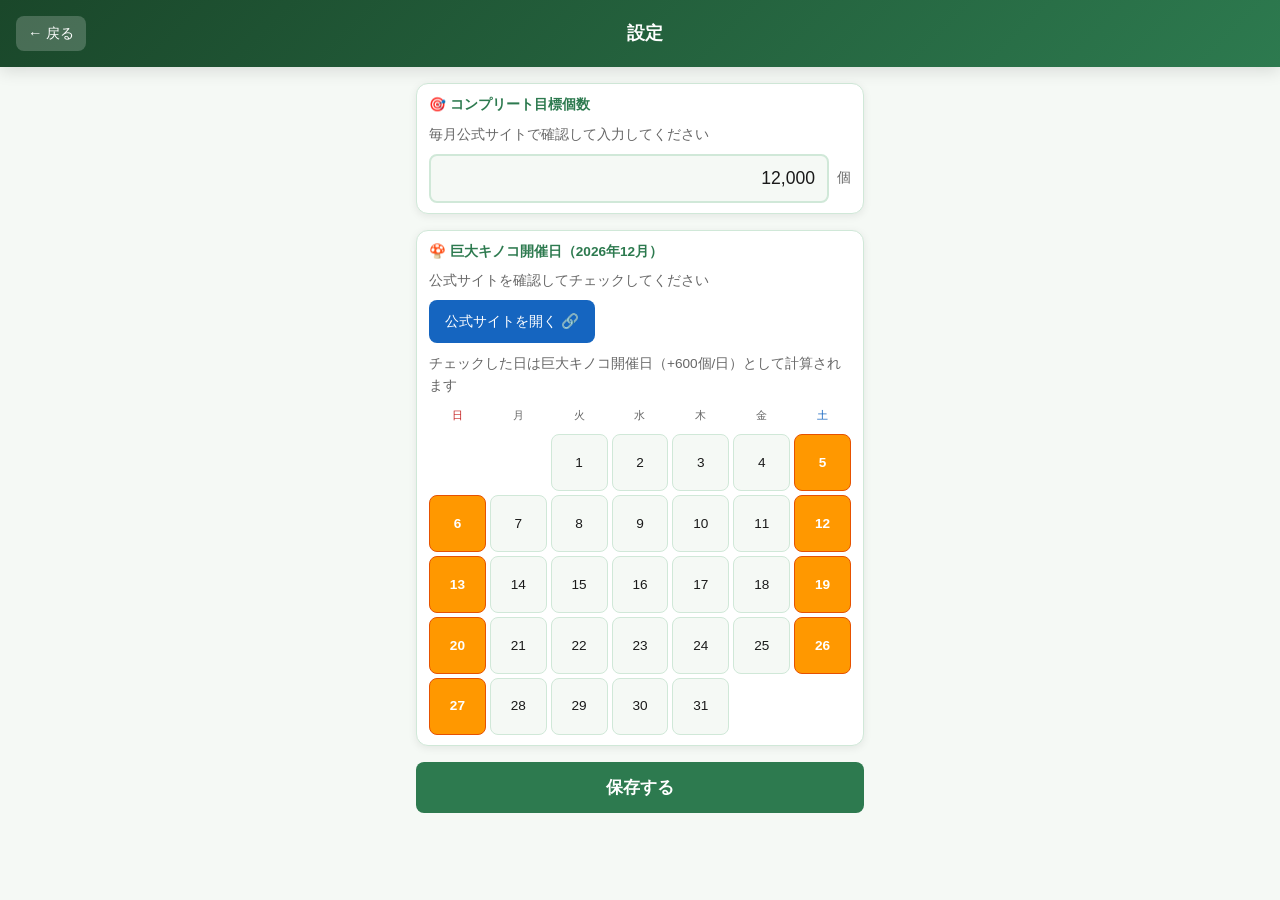
<file: settings.html>
<!DOCTYPE html>
<html lang="ja">
<head>
  <meta charset="UTF-8">
  <meta name="viewport" content="width=device-width, initial-scale=1.0, viewport-fit=cover">
  <meta name="theme-color" content="#2d7a4f">
  <meta name="apple-mobile-web-app-capable" content="yes">
  <meta name="apple-mobile-web-app-status-bar-style" content="black-translucent">
  <title>設定 - 素材収集トラッカー</title>
  <link rel="stylesheet" href="style.css">
  <link rel="manifest" href="manifest.json">
</head>
<body>

  <!-- ヘッダー -->
  <header class="header">
    <button class="header-back" id="btnBack">← 戻る</button>
    <div class="header-title">設定</div>
    <div class="header-spacer"></div>
  </header>

  <!-- 設定フォーム -->
  <main class="settings-main">

    <!-- コンプリート目標個数 -->
    <section class="card">
      <div class="card-title">🎯 コンプリート目標個数</div>
      <p class="setting-label">毎月公式サイトで確認して入力してください</p>
      <div class="setting-input-row">
        <input
          class="setting-input"
          id="inputCompleteGoal"
          type="text"
          inputmode="numeric"
          placeholder="12000"
        >
        <span class="setting-unit">個</span>
      </div>
    </section>

    <!-- 巨大キノコ開催日 -->
    <section class="card">
      <div class="card-title" id="calendarTitle">🍄 巨大キノコ開催日</div>
      <p class="setting-label">公式サイトを確認してチェックしてください</p>
      <a
        class="btn-official"
        href="https://pikminbloom.com/ja/news/"
        target="_blank"
        rel="noopener noreferrer"
      >公式サイトを開く 🔗</a>
      <p class="setting-label setting-label-mt">チェックした日は巨大キノコ開催日（+600個/日）として計算されます</p>
      <div id="calendar"></div>
    </section>

    <!-- 保存ボタン -->
    <button class="btn-save" id="btnSave">保存する</button>

  </main>

  <!-- トースト通知 -->
  <div class="toast" id="toast"></div>

  <!-- スクリプト -->
  <script src="storage.js"></script>
  <script src="settings.js"></script>

</body>
</html>
</file>
<file: style.css>
/* 共通スタイル - ピクミンブルーム 素材収集トラッカー */

/* リセット・基本設定 */
*, *::before, *::after {
  box-sizing: border-box;
  margin: 0;
  padding: 0;
}

:root {
  --color-primary: #2d7a4f;
  --color-primary-dark: #1a472a;
  --color-primary-light: #4caf50;
  --color-accent: #ff9800;
  --color-accent-dark: #e65100;
  --color-bg: #f5f9f5;
  --color-card: #ffffff;
  --color-text: #1a1a1a;
  --color-text-muted: #666666;
  --color-border: #d0e8d8;
  --color-success: #2e7d32;
  --color-danger: #c62828;
  --color-chart-ideal: #1565c0;
  --color-chart-current: #ff6f00;
  --color-chart-predict: #c62828;
  --radius: 12px;
  --radius-sm: 8px;
  --shadow: 0 2px 8px rgba(0, 0, 0, 0.08);
  --shadow-md: 0 4px 16px rgba(0, 0, 0, 0.12);
}

html {
  font-size: 16px;
  -webkit-text-size-adjust: 100%;
}

body {
  font-family: -apple-system, BlinkMacSystemFont, 'Hiragino Sans', 'Hiragino Kaku Gothic ProN',
    'Noto Sans JP', 'Yu Gothic', sans-serif;
  background-color: var(--color-bg);
  color: var(--color-text);
  line-height: 1.6;
  min-height: 100vh;
  padding-bottom: env(safe-area-inset-bottom);
}

/* ヘッダー */
.header {
  background: linear-gradient(135deg, var(--color-primary-dark), var(--color-primary));
  color: white;
  padding: 16px;
  padding-top: calc(16px + env(safe-area-inset-top));
  display: flex;
  align-items: center;
  justify-content: space-between;
  position: sticky;
  top: 0;
  z-index: 100;
  box-shadow: var(--shadow-md);
}

.header-title {
  font-size: 1.1rem;
  font-weight: 700;
  display: flex;
  align-items: center;
  gap: 8px;
}

.header-title .icon {
  font-size: 1.3rem;
}

/* 設定ボタン */
.btn-settings {
  background: rgba(255, 255, 255, 0.2);
  border: none;
  border-radius: 50%;
  width: 40px;
  height: 40px;
  font-size: 1.2rem;
  cursor: pointer;
  display: flex;
  align-items: center;
  justify-content: center;
  transition: background 0.2s;
  -webkit-tap-highlight-color: transparent;
}

.btn-settings:active {
  background: rgba(255, 255, 255, 0.35);
}

/* メインコンテンツ */
.main {
  padding: 8px 12px;
  max-width: 480px;
  margin: 0 auto;
  display: flex;
  flex-direction: column;
  gap: 6px;
}

/* カード共通 */
.card {
  background: var(--color-card);
  border-radius: var(--radius);
  padding: 10px 12px;
  box-shadow: var(--shadow);
  border: 1px solid var(--color-border);
}

.card-chart {
  padding: 10px 12px 8px;
}

.card-title {
  font-size: 0.85rem;
  font-weight: 600;
  color: var(--color-primary);
  margin-bottom: 8px;
  display: flex;
  align-items: center;
  gap: 6px;
}

/* 入力エリア */
.input-group {
  display: flex;
  flex-direction: column;
  gap: 6px;
}

.input-row {
  display: flex;
  align-items: center;
  justify-content: space-between;
  gap: 8px;
}

.input-label {
  font-size: 0.85rem;
  color: var(--color-text-muted);
}

.input-right {
  display: flex;
  align-items: center;
  gap: 4px;
}

.input-field {
  width: 140px;
  padding: 5px 8px;
  font-size: 0.95rem;
  font-family: inherit;
  border: 2px solid var(--color-border);
  border-radius: var(--radius-sm);
  text-align: right;
  background: var(--color-bg);
  color: var(--color-text);
  transition: border-color 0.2s;
  -webkit-appearance: none;
}

.input-field:focus {
  outline: none;
  border-color: var(--color-primary-light);
}

.input-unit {
  font-size: 0.85rem;
  color: var(--color-text-muted);
  min-width: 20px;
}

.input-hint {
  font-size: 0.68rem;
  color: var(--color-text-muted);
  font-weight: normal;
  margin-left: 3px;
}

.btn-update {
  width: 100%;
  padding: 10px;
  background: var(--color-primary);
  color: white;
  border: none;
  border-radius: var(--radius-sm);
  font-size: 0.95rem;
  font-weight: 600;
  font-family: inherit;
  cursor: pointer;
  transition: background 0.2s, transform 0.1s;
  -webkit-tap-highlight-color: transparent;
}

.btn-update:active {
  background: var(--color-primary-dark);
  transform: scale(0.98);
}

/* 進捗サマリー（縦並びリスト） */
.info-row {
  display: flex;
  align-items: baseline;
  justify-content: space-between;
  padding: 3px 0;
}

.info-label {
  font-size: 0.85rem;
  color: var(--color-text-muted);
}

.info-value {
  font-size: 1.05rem;
  font-weight: 700;
  color: var(--color-text);
}

.info-unit {
  font-size: 0.8rem;
  color: var(--color-text-muted);
  margin-left: 2px;
}

.info-value.success { color: var(--color-success); }
.info-value.danger  { color: var(--color-danger); }

.summary-divider {
  border: none;
  border-top: 1px solid var(--color-border);
  margin: 4px 0;
}

/* 判定バッジ */
.judgment {
  display: flex;
  flex-direction: column;
  align-items: center;
  justify-content: center;
  gap: 4px;
  padding: 8px;
  border-radius: var(--radius-sm);
  font-size: 0.9rem;
  font-weight: 700;
  text-align: center;
  margin-top: 6px;
}

.judgment.success {
  background: #e8f5e9;
  color: var(--color-success);
  border: 1px solid #a5d6a7;
}

.judgment.danger {
  background: #ffebee;
  color: var(--color-danger);
  border: 1px solid #ef9a9a;
}

.judgment.complete {
  background: #fff8e1;
  color: #f57f17;
  border: 1px solid #ffe082;
}

/* グラフエリア */
.chart-container {
  position: relative;
  height: 200px;
}

.chart-legend {
  display: flex;
  flex-wrap: nowrap;
  gap: 10px;
  margin-top: 6px;
  justify-content: center;
}

.legend-item {
  display: flex;
  align-items: center;
  gap: 4px;
  font-size: 0.72rem;
  color: var(--color-text-muted);
}

.legend-line {
  width: 24px;
  height: 3px;
  border-radius: 2px;
}

.legend-line.ideal { background: var(--color-chart-ideal); }
.legend-line.predict { background: var(--color-chart-predict); border-top: 2px dashed var(--color-chart-predict); background: transparent; height: 0; }
.legend-star {
  color: var(--color-chart-current);
  font-size: 1rem;
  line-height: 1;
}

/* 初回案内 */
.welcome-msg {
  text-align: center;
  color: var(--color-text-muted);
  font-size: 0.9rem;
  padding: 24px 0;
}

/* ヘッダー右側のスペーサー（左右対称にするため） */
.header-spacer {
  width: 60px;
}

/* 設定画面ヘッダー */
.header-back {
  background: rgba(255, 255, 255, 0.2);
  border: none;
  border-radius: var(--radius-sm);
  color: white;
  padding: 8px 12px;
  font-size: 0.9rem;
  font-family: inherit;
  cursor: pointer;
  display: flex;
  align-items: center;
  gap: 4px;
  -webkit-tap-highlight-color: transparent;
}

.header-back:active {
  background: rgba(255, 255, 255, 0.35);
}

/* 設定フォーム */
.settings-main {
  padding: 16px;
  max-width: 480px;
  margin: 0 auto;
  display: flex;
  flex-direction: column;
  gap: 16px;
}

.setting-label {
  font-size: 0.85rem;
  color: var(--color-text-muted);
  margin-bottom: 8px;
}

.setting-input-row {
  display: flex;
  align-items: center;
  gap: 8px;
}

.setting-input {
  flex: 1;
  padding: 12px;
  font-size: 1.1rem;
  font-family: inherit;
  border: 2px solid var(--color-border);
  border-radius: var(--radius-sm);
  text-align: right;
  background: var(--color-bg);
  color: var(--color-text);
  -webkit-appearance: none;
}

.setting-input:focus {
  outline: none;
  border-color: var(--color-primary-light);
}

/* 設定画面の単位テキスト */
.setting-unit {
  font-size: 0.9rem;
  color: #666;
  white-space: nowrap;
}

/* 設定ラベルの上マージンあり版 */
.setting-label-mt {
  margin-top: 10px;
}

/* 公式サイトリンク */
.btn-official {
  display: inline-flex;
  align-items: center;
  gap: 6px;
  padding: 10px 16px;
  background: #1565c0;
  color: white;
  border: none;
  border-radius: var(--radius-sm);
  font-size: 0.9rem;
  font-family: inherit;
  cursor: pointer;
  text-decoration: none;
  -webkit-tap-highlight-color: transparent;
}

.btn-official:active {
  background: #0d47a1;
}

/* カレンダー（巨大キノコ開催日） */
.calendar {
  display: grid;
  grid-template-columns: repeat(7, 1fr);
  gap: 4px;
  margin-top: 8px;
}

.calendar-header {
  display: grid;
  grid-template-columns: repeat(7, 1fr);
  gap: 4px;
  margin-bottom: 4px;
}

.calendar-weekday {
  text-align: center;
  font-size: 0.7rem;
  color: var(--color-text-muted);
  padding: 2px 0;
}

.calendar-weekday.sun { color: #c62828; }
.calendar-weekday.sat { color: #1565c0; }

.calendar-day {
  position: relative;
  display: flex;
  align-items: center;
  justify-content: center;
}

.calendar-day input[type="checkbox"] {
  display: none;
}

.calendar-day label {
  width: 100%;
  aspect-ratio: 1;
  display: flex;
  align-items: center;
  justify-content: center;
  border-radius: var(--radius-sm);
  border: 1px solid var(--color-border);
  font-size: 0.85rem;
  cursor: pointer;
  background: var(--color-bg);
  color: var(--color-text);
  transition: background 0.15s, color 0.15s;
  -webkit-tap-highlight-color: transparent;
  user-select: none;
}

.calendar-day input:checked + label {
  background: var(--color-accent);
  color: white;
  border-color: var(--color-accent-dark);
  font-weight: 700;
}

.calendar-day label.sun { color: #c62828; }
.calendar-day label.sat { color: #1565c0; }
.calendar-day input:checked + label.sun,
.calendar-day input:checked + label.sat {
  color: white;
}

.calendar-day.empty label {
  background: transparent;
  border-color: transparent;
  pointer-events: none;
}

/* 保存ボタン */
.btn-save {
  width: 100%;
  padding: 14px;
  background: var(--color-primary);
  color: white;
  border: none;
  border-radius: var(--radius-sm);
  font-size: 1.05rem;
  font-weight: 700;
  font-family: inherit;
  cursor: pointer;
  transition: background 0.2s, transform 0.1s;
  -webkit-tap-highlight-color: transparent;
}

.btn-save:active {
  background: var(--color-primary-dark);
  transform: scale(0.98);
}

/* 保存完了トースト */
.toast {
  position: fixed;
  bottom: calc(24px + env(safe-area-inset-bottom));
  left: 50%;
  transform: translateX(-50%) translateY(80px);
  background: #1a1a1a;
  color: white;
  padding: 12px 24px;
  border-radius: 24px;
  font-size: 0.9rem;
  z-index: 1000;
  transition: transform 0.3s ease;
  pointer-events: none;
  white-space: nowrap;
}

.toast.show {
  transform: translateX(-50%) translateY(0);
}

/* 日付入力フィールド */
.input-date {
  text-align: left;
}

/* フィールド下の警告・エラーテキスト（空のときは高さゼロ） */
.field-warning,
.field-error {
  font-size: 0.78rem;
  line-height: 1.2;
  padding: 0 2px;
}
.field-warning:empty,
.field-error:empty { display: none; }
.field-warning { color: #e65100; }
.field-error   { color: #c62828; }

/* スマホ向け微調整 */
@media (max-width: 360px) {
  .calendar-day label {
    font-size: 0.75rem;
  }
  .summary-value {
    font-size: 1rem;
  }
}
</file>
